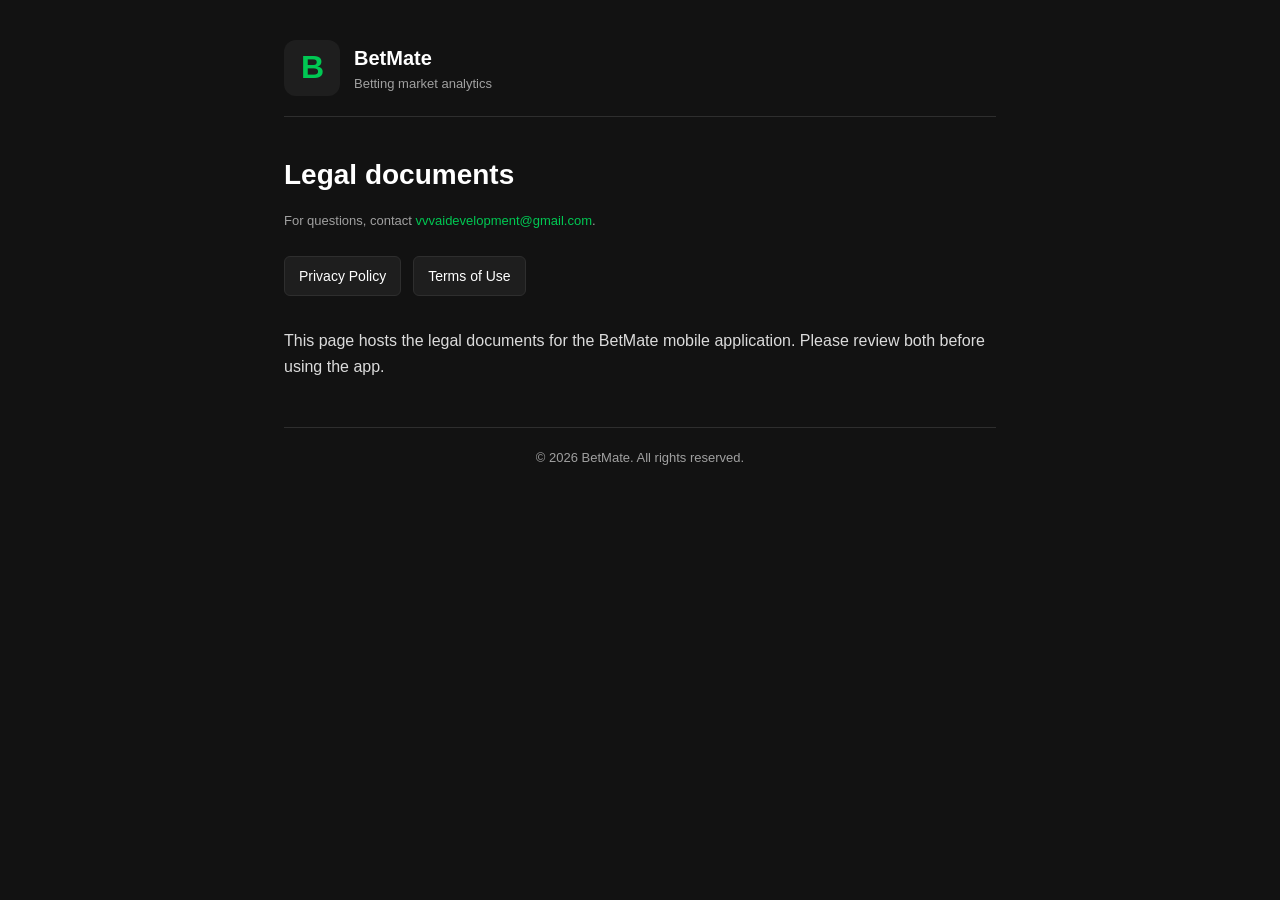
<file: legal/index.html>
<!DOCTYPE html>
<html lang="en">
<head>
  <meta charset="UTF-8" />
  <meta name="viewport" content="width=device-width, initial-scale=1.0" />
  <meta name="robots" content="index, follow" />
  <title>BetMate — Legal</title>
  <link rel="stylesheet" href="style.css" />
</head>
<body>
  <div class="container">
    <header class="brand">
      <div class="logo">B</div>
      <div>
        <div class="name">BetMate</div>
        <div class="subtitle">Betting market analytics</div>
      </div>
    </header>

    <h1>Legal documents</h1>
    <p class="meta">For questions, contact
      <a href="mailto:vvvaidevelopment@gmail.com">vvvaidevelopment@gmail.com</a>.
    </p>

    <nav class="nav">
      <a href="privacy.html">Privacy Policy</a>
      <a href="terms.html">Terms of Use</a>
    </nav>

    <p>This page hosts the legal documents for the BetMate mobile application.
    Please review both before using the app.</p>

    <footer>
      &copy; <span id="year"></span> BetMate. All rights reserved.
    </footer>
  </div>
  <script>document.getElementById('year').textContent = new Date().getFullYear();</script>
</body>
</html>
</file>
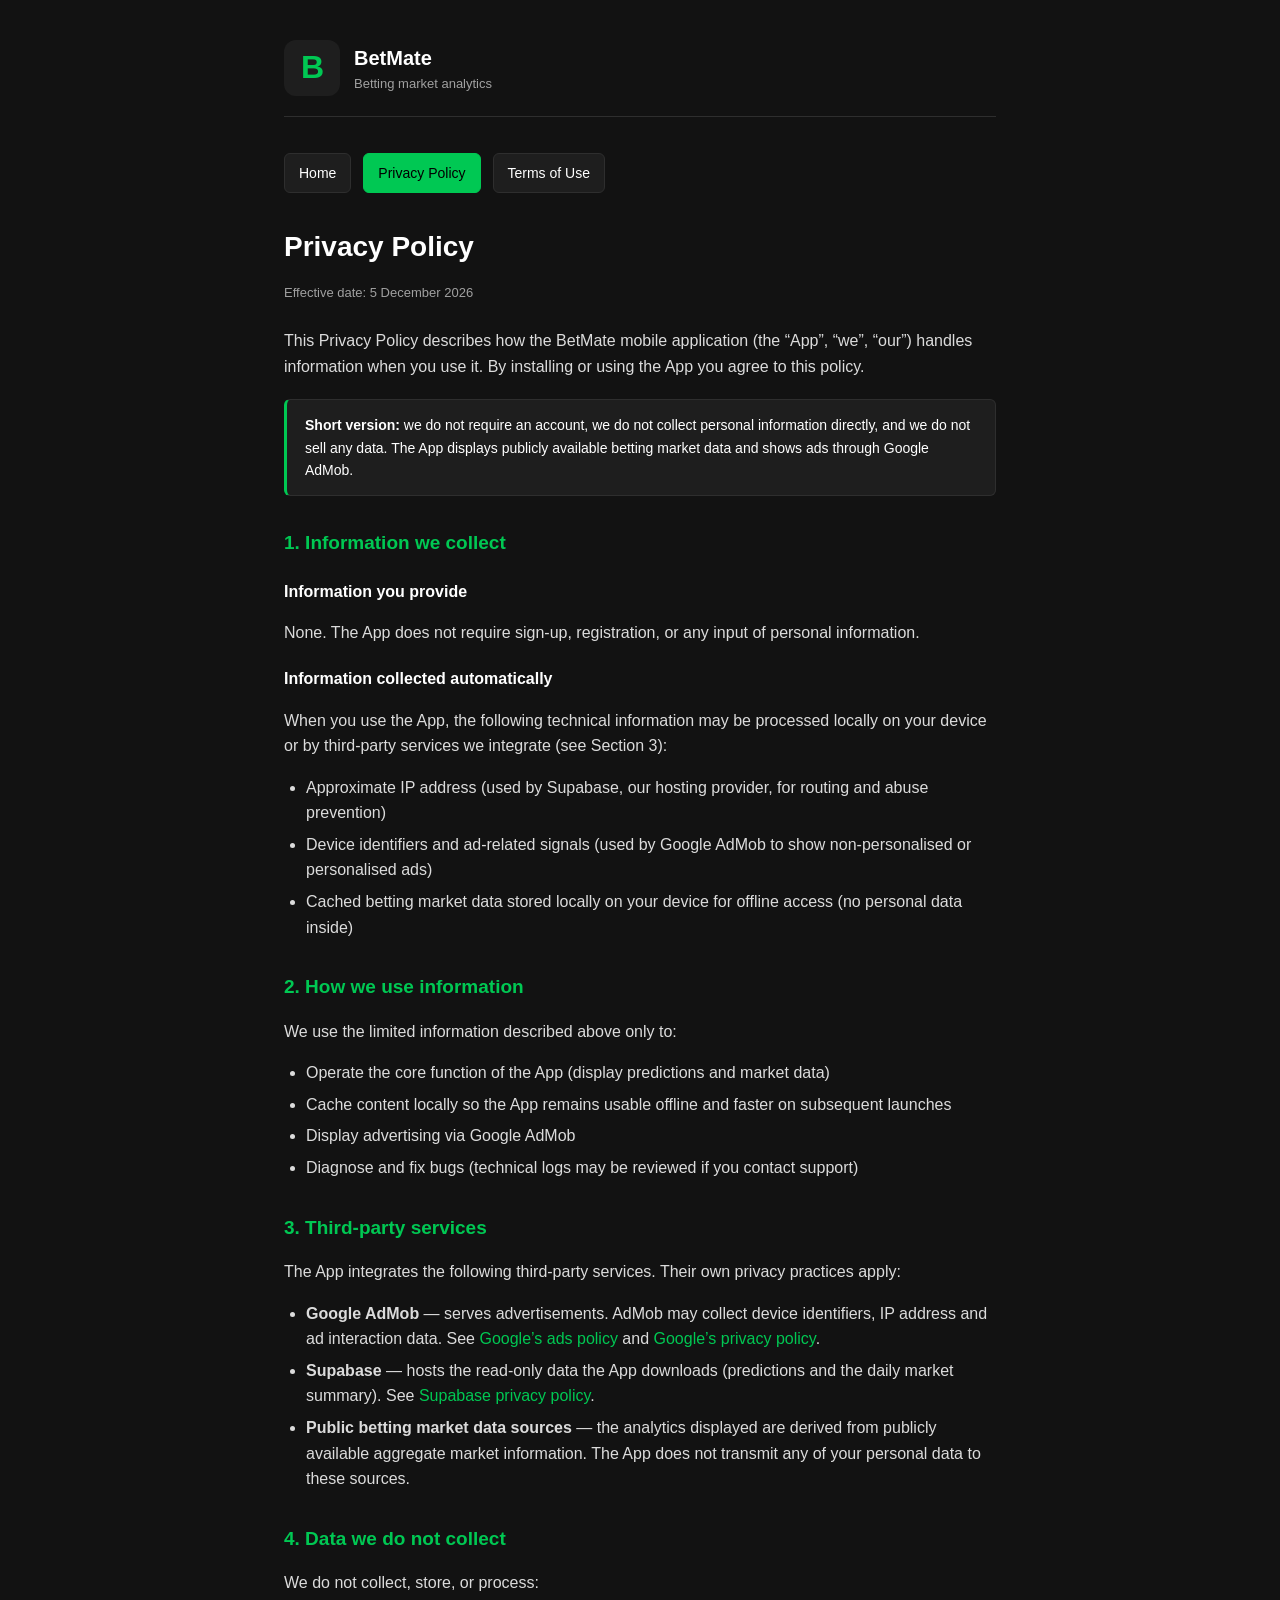
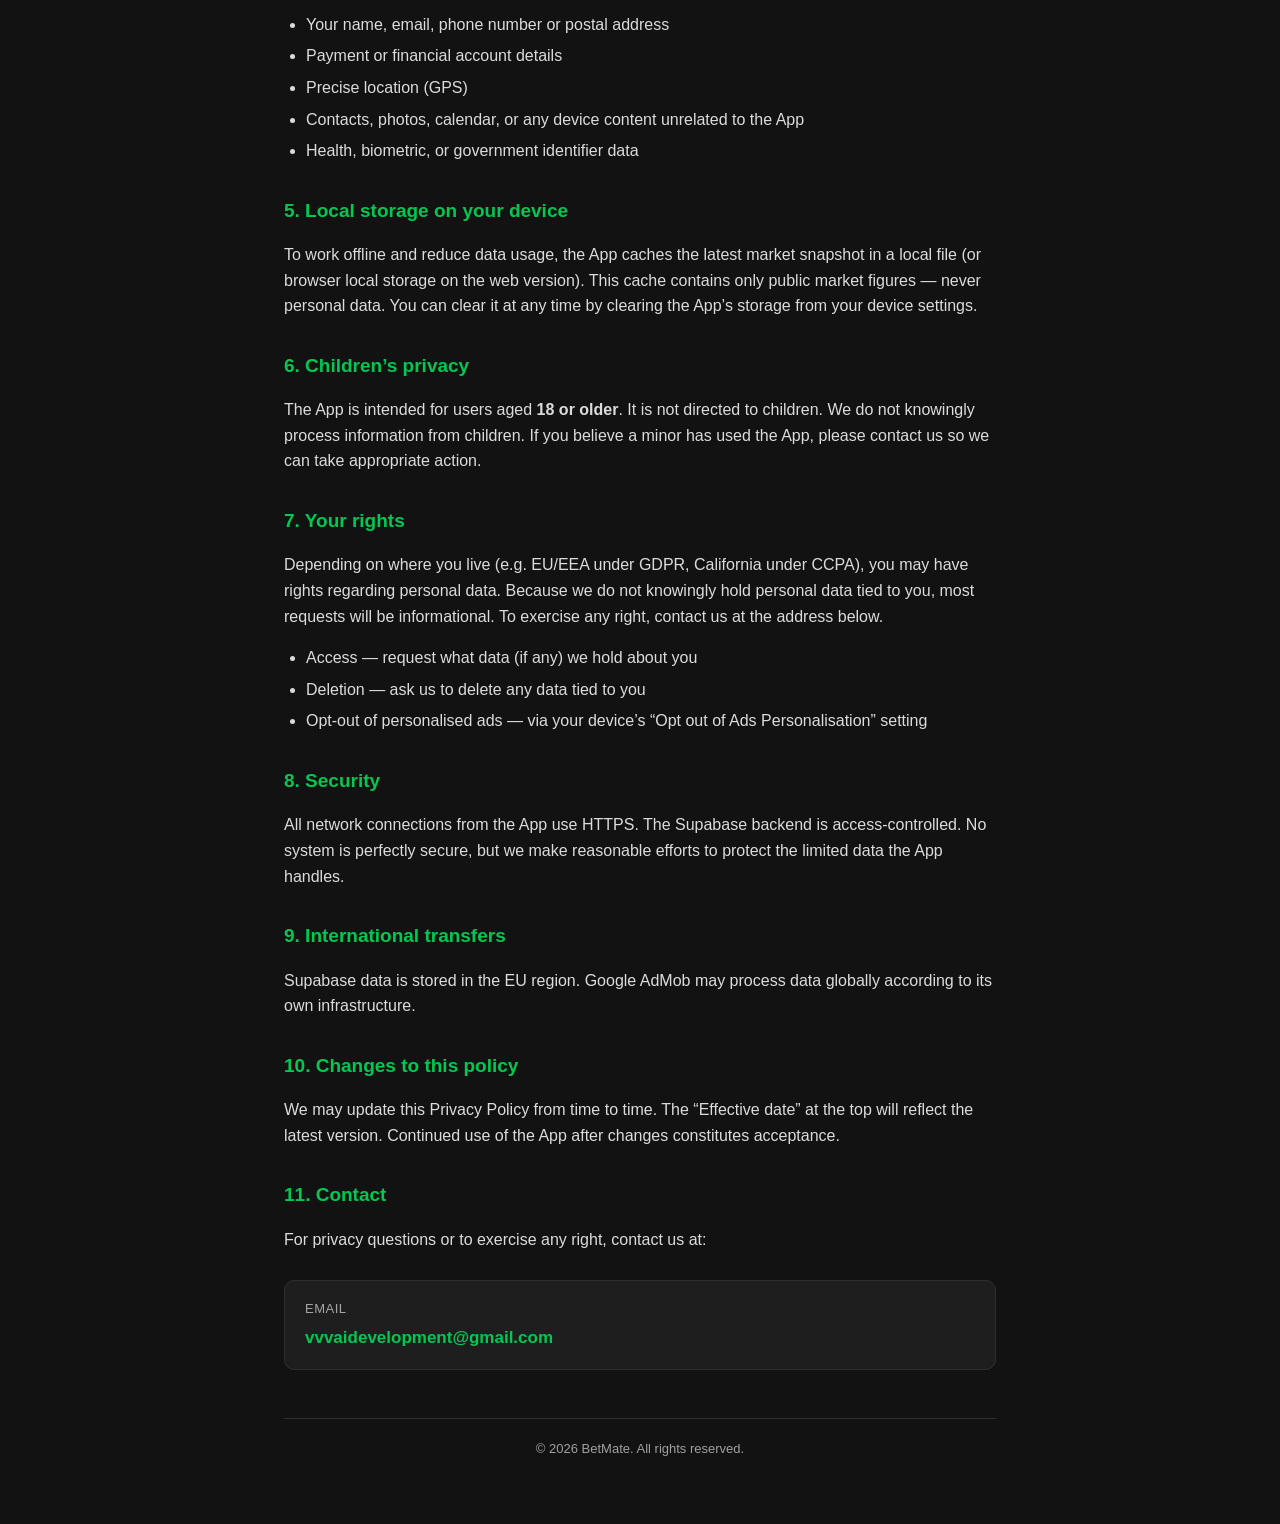
<file: legal/privacy.html>
<!DOCTYPE html>
<html lang="en">
<head>
  <meta charset="UTF-8" />
  <meta name="viewport" content="width=device-width, initial-scale=1.0" />
  <meta name="robots" content="index, follow" />
  <title>Privacy Policy — BetMate</title>
  <link rel="stylesheet" href="style.css" />
</head>
<body>
  <div class="container">
    <header class="brand">
      <div class="logo">B</div>
      <div>
        <div class="name">BetMate</div>
        <div class="subtitle">Betting market analytics</div>
      </div>
    </header>

    <nav class="nav">
      <a href="index.html">Home</a>
      <a href="privacy.html" class="active">Privacy Policy</a>
      <a href="terms.html">Terms of Use</a>
    </nav>

    <h1>Privacy Policy</h1>
    <p class="meta">Effective date: <span id="effective-date"></span></p>

    <p>This Privacy Policy describes how the BetMate mobile application
    (the &ldquo;App&rdquo;, &ldquo;we&rdquo;, &ldquo;our&rdquo;) handles
    information when you use it. By installing or using the App you agree
    to this policy.</p>

    <div class="callout">
      <strong>Short version:</strong> we do not require an account, we do
      not collect personal information directly, and we do not sell any
      data. The App displays publicly available betting market data and
      shows ads through Google AdMob.
    </div>

    <h2>1. Information we collect</h2>

    <h3>Information you provide</h3>
    <p>None. The App does not require sign-up, registration, or any input
    of personal information.</p>

    <h3>Information collected automatically</h3>
    <p>When you use the App, the following technical information may be
    processed locally on your device or by third-party services we
    integrate (see Section 3):</p>
    <ul>
      <li>Approximate IP address (used by Supabase, our hosting provider, for routing and abuse prevention)</li>
      <li>Device identifiers and ad-related signals (used by Google AdMob to show non-personalised or personalised ads)</li>
      <li>Cached betting market data stored locally on your device for offline access (no personal data inside)</li>
    </ul>

    <h2>2. How we use information</h2>
    <p>We use the limited information described above only to:</p>
    <ul>
      <li>Operate the core function of the App (display predictions and market data)</li>
      <li>Cache content locally so the App remains usable offline and faster on subsequent launches</li>
      <li>Display advertising via Google AdMob</li>
      <li>Diagnose and fix bugs (technical logs may be reviewed if you contact support)</li>
    </ul>

    <h2>3. Third-party services</h2>
    <p>The App integrates the following third-party services. Their own
    privacy practices apply:</p>
    <ul>
      <li><strong>Google AdMob</strong> — serves advertisements. AdMob may collect device identifiers, IP address and ad interaction data. See
        <a href="https://policies.google.com/technologies/ads" target="_blank" rel="noopener">Google&rsquo;s ads policy</a>
        and
        <a href="https://policies.google.com/privacy" target="_blank" rel="noopener">Google&rsquo;s privacy policy</a>.
      </li>
      <li><strong>Supabase</strong> — hosts the read-only data the App downloads (predictions and the daily market summary). See
        <a href="https://supabase.com/privacy" target="_blank" rel="noopener">Supabase privacy policy</a>.
      </li>
      <li><strong>Public betting market data sources</strong> — the analytics displayed are derived from publicly available aggregate market information. The App does not transmit any of your personal data to these sources.</li>
    </ul>

    <h2>4. Data we do not collect</h2>
    <p>We do not collect, store, or process:</p>
    <ul>
      <li>Your name, email, phone number or postal address</li>
      <li>Payment or financial account details</li>
      <li>Precise location (GPS)</li>
      <li>Contacts, photos, calendar, or any device content unrelated to the App</li>
      <li>Health, biometric, or government identifier data</li>
    </ul>

    <h2>5. Local storage on your device</h2>
    <p>To work offline and reduce data usage, the App caches the latest
    market snapshot in a local file (or browser local storage on the web
    version). This cache contains only public market figures &mdash; never
    personal data. You can clear it at any time by clearing the App&rsquo;s
    storage from your device settings.</p>

    <h2>6. Children&rsquo;s privacy</h2>
    <p>The App is intended for users aged <strong>18 or older</strong>.
    It is not directed to children. We do not knowingly process information
    from children. If you believe a minor has used the App, please contact
    us so we can take appropriate action.</p>

    <h2>7. Your rights</h2>
    <p>Depending on where you live (e.g. EU/EEA under GDPR, California under
    CCPA), you may have rights regarding personal data. Because we do not
    knowingly hold personal data tied to you, most requests will be informational.
    To exercise any right, contact us at the address below.</p>
    <ul>
      <li>Access &mdash; request what data (if any) we hold about you</li>
      <li>Deletion &mdash; ask us to delete any data tied to you</li>
      <li>Opt-out of personalised ads &mdash; via your device&rsquo;s &ldquo;Opt out of Ads Personalisation&rdquo; setting</li>
    </ul>

    <h2>8. Security</h2>
    <p>All network connections from the App use HTTPS. The Supabase backend
    is access-controlled. No system is perfectly secure, but we make
    reasonable efforts to protect the limited data the App handles.</p>

    <h2>9. International transfers</h2>
    <p>Supabase data is stored in the EU region. Google AdMob may process
    data globally according to its own infrastructure.</p>

    <h2>10. Changes to this policy</h2>
    <p>We may update this Privacy Policy from time to time. The
    &ldquo;Effective date&rdquo; at the top will reflect the latest version.
    Continued use of the App after changes constitutes acceptance.</p>

    <h2>11. Contact</h2>
    <p>For privacy questions or to exercise any right, contact us at:</p>
    <div class="contact-card">
      <div class="label">Email</div>
      <div class="email">vvvaidevelopment@gmail.com</div>
    </div>

    <footer>
      &copy; <span id="year"></span> BetMate. All rights reserved.
    </footer>
  </div>
  <script>
    document.getElementById('year').textContent = new Date().getFullYear();
    document.getElementById('effective-date').textContent =
      new Date().toLocaleDateString('en-GB', { day: 'numeric', month: 'long', year: 'numeric' });
  </script>
</body>
</html>
</file>
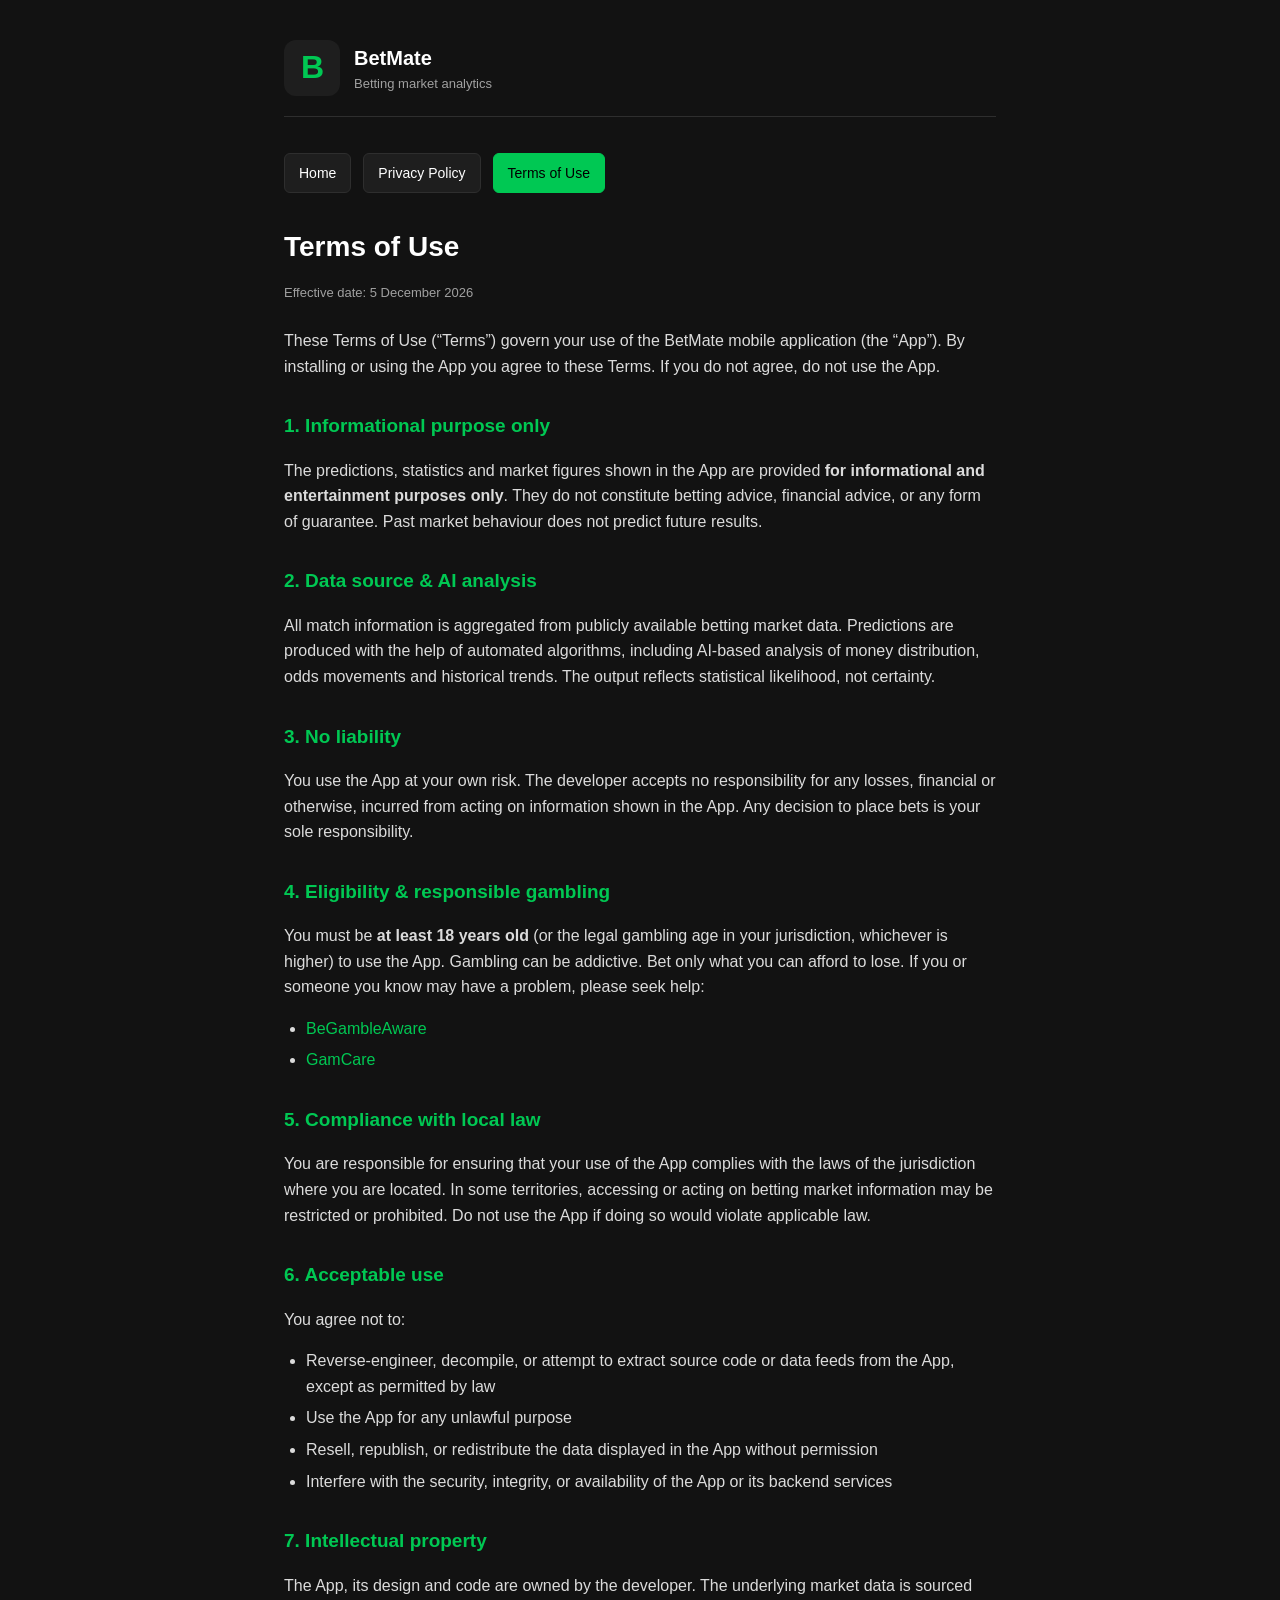
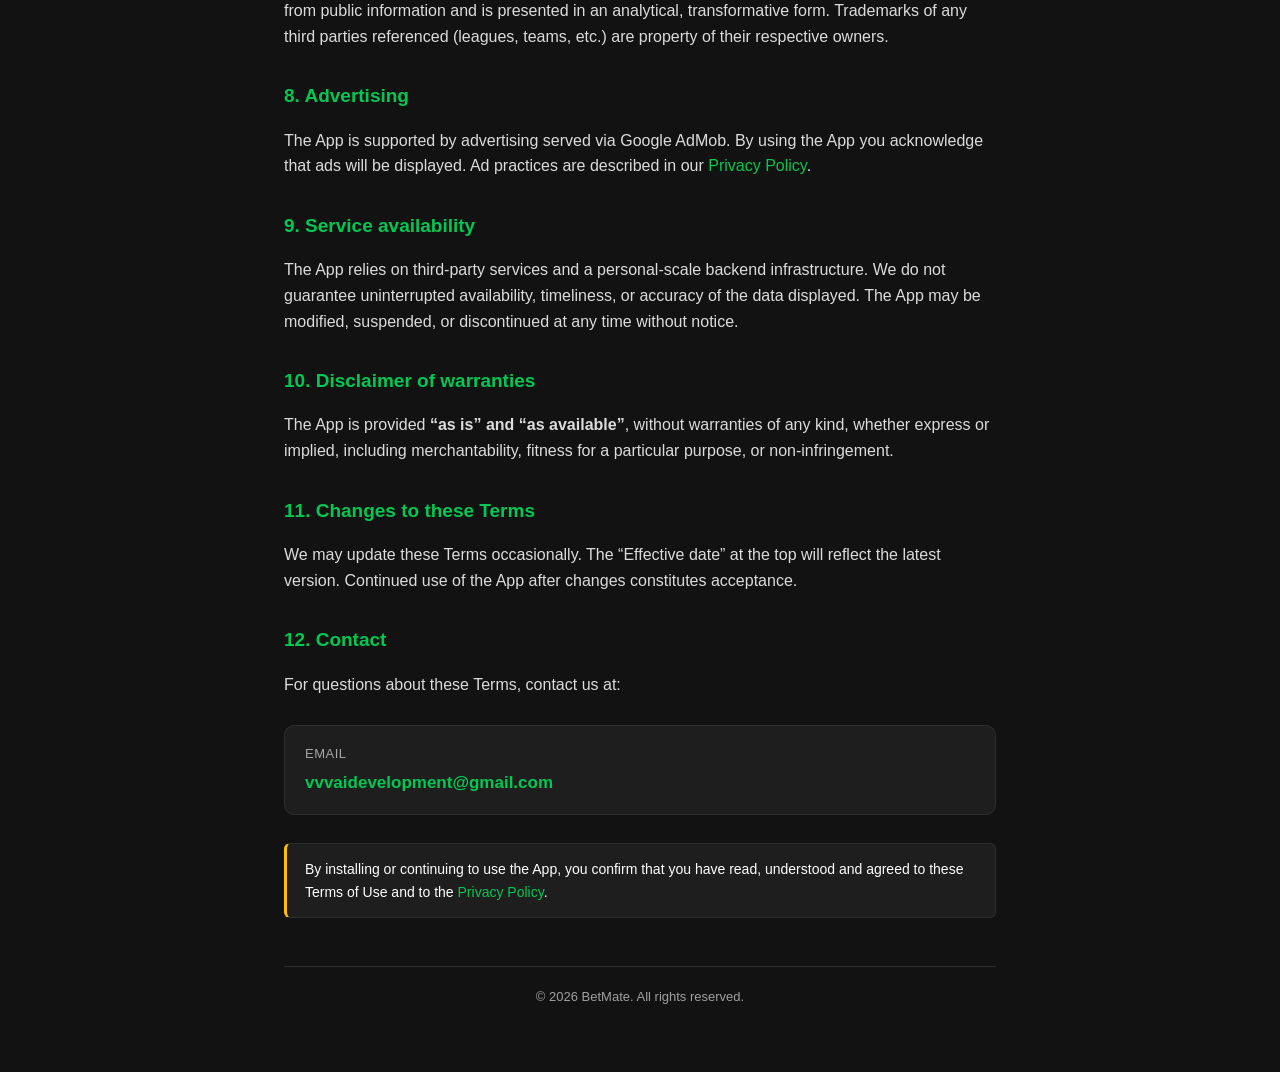
<file: legal/terms.html>
<!DOCTYPE html>
<html lang="en">
<head>
  <meta charset="UTF-8" />
  <meta name="viewport" content="width=device-width, initial-scale=1.0" />
  <meta name="robots" content="index, follow" />
  <title>Terms of Use — BetMate</title>
  <link rel="stylesheet" href="style.css" />
</head>
<body>
  <div class="container">
    <header class="brand">
      <div class="logo">B</div>
      <div>
        <div class="name">BetMate</div>
        <div class="subtitle">Betting market analytics</div>
      </div>
    </header>

    <nav class="nav">
      <a href="index.html">Home</a>
      <a href="privacy.html">Privacy Policy</a>
      <a href="terms.html" class="active">Terms of Use</a>
    </nav>

    <h1>Terms of Use</h1>
    <p class="meta">Effective date: <span id="effective-date"></span></p>

    <p>These Terms of Use (&ldquo;Terms&rdquo;) govern your use of the
    BetMate mobile application (the &ldquo;App&rdquo;). By installing or
    using the App you agree to these Terms. If you do not agree, do not
    use the App.</p>

    <h2>1. Informational purpose only</h2>
    <p>The predictions, statistics and market figures shown in the App are
    provided <strong>for informational and entertainment purposes only</strong>.
    They do not constitute betting advice, financial advice, or any form
    of guarantee. Past market behaviour does not predict future results.</p>

    <h2>2. Data source &amp; AI analysis</h2>
    <p>All match information is aggregated from publicly available betting
    market data. Predictions are produced with the help of automated
    algorithms, including AI-based analysis of money distribution, odds
    movements and historical trends. The output reflects statistical
    likelihood, not certainty.</p>

    <h2>3. No liability</h2>
    <p>You use the App at your own risk. The developer accepts no
    responsibility for any losses, financial or otherwise, incurred from
    acting on information shown in the App. Any decision to place bets is
    your sole responsibility.</p>

    <h2>4. Eligibility &amp; responsible gambling</h2>
    <p>You must be <strong>at least 18 years old</strong> (or the legal
    gambling age in your jurisdiction, whichever is higher) to use the App.
    Gambling can be addictive. Bet only what you can afford to lose. If you
    or someone you know may have a problem, please seek help:</p>
    <ul>
      <li><a href="https://www.begambleaware.org" target="_blank" rel="noopener">BeGambleAware</a></li>
      <li><a href="https://www.gamcare.org.uk" target="_blank" rel="noopener">GamCare</a></li>
    </ul>

    <h2>5. Compliance with local law</h2>
    <p>You are responsible for ensuring that your use of the App complies
    with the laws of the jurisdiction where you are located. In some
    territories, accessing or acting on betting market information may be
    restricted or prohibited. Do not use the App if doing so would violate
    applicable law.</p>

    <h2>6. Acceptable use</h2>
    <p>You agree not to:</p>
    <ul>
      <li>Reverse-engineer, decompile, or attempt to extract source code or data feeds from the App, except as permitted by law</li>
      <li>Use the App for any unlawful purpose</li>
      <li>Resell, republish, or redistribute the data displayed in the App without permission</li>
      <li>Interfere with the security, integrity, or availability of the App or its backend services</li>
    </ul>

    <h2>7. Intellectual property</h2>
    <p>The App, its design and code are owned by the developer. The
    underlying market data is sourced from public information and is
    presented in an analytical, transformative form. Trademarks of any
    third parties referenced (leagues, teams, etc.) are property of their
    respective owners.</p>

    <h2>8. Advertising</h2>
    <p>The App is supported by advertising served via Google AdMob. By
    using the App you acknowledge that ads will be displayed. Ad practices
    are described in our <a href="privacy.html">Privacy Policy</a>.</p>

    <h2>9. Service availability</h2>
    <p>The App relies on third-party services and a personal-scale backend
    infrastructure. We do not guarantee uninterrupted availability,
    timeliness, or accuracy of the data displayed. The App may be modified,
    suspended, or discontinued at any time without notice.</p>

    <h2>10. Disclaimer of warranties</h2>
    <p>The App is provided <strong>&ldquo;as is&rdquo; and &ldquo;as
    available&rdquo;</strong>, without warranties of any kind, whether
    express or implied, including merchantability, fitness for a particular
    purpose, or non-infringement.</p>

    <h2>11. Changes to these Terms</h2>
    <p>We may update these Terms occasionally. The &ldquo;Effective date&rdquo;
    at the top will reflect the latest version. Continued use of the App
    after changes constitutes acceptance.</p>

    <h2>12. Contact</h2>
    <p>For questions about these Terms, contact us at:</p>
    <div class="contact-card">
      <div class="label">Email</div>
      <div class="email">vvvaidevelopment@gmail.com</div>
    </div>

    <div class="callout warn" style="margin-top: 28px">
      By installing or continuing to use the App, you confirm that you have
      read, understood and agreed to these Terms of Use and to the
      <a href="privacy.html">Privacy Policy</a>.
    </div>

    <footer>
      &copy; <span id="year"></span> BetMate. All rights reserved.
    </footer>
  </div>
  <script>
    document.getElementById('year').textContent = new Date().getFullYear();
    document.getElementById('effective-date').textContent =
      new Date().toLocaleDateString('en-GB', { day: 'numeric', month: 'long', year: 'numeric' });
  </script>
</body>
</html>
</file>
<file: legal/style.css>
/* Shared styles for Privacy Policy + Terms of Use pages.
   Matches the in-app theme: dark background, green accent. */

:root {
  --bg: #121212;
  --bg-card: #1E1E1E;
  --bg-card-light: #2A2A2A;
  --border: #2E2E2E;
  --text: #FFFFFF;
  --text-muted: rgba(255, 255, 255, 0.6);
  --accent: #00C853;
  --accent-hover: #00E676;
}

* { box-sizing: border-box; }

html, body {
  margin: 0;
  padding: 0;
  background: var(--bg);
  color: var(--text);
  font-family: -apple-system, BlinkMacSystemFont, "Segoe UI", Roboto,
               "Helvetica Neue", Arial, sans-serif;
  font-size: 16px;
  line-height: 1.6;
  -webkit-font-smoothing: antialiased;
  -moz-osx-font-smoothing: grayscale;
}

a { color: var(--accent); text-decoration: none; }
a:hover { color: var(--accent-hover); text-decoration: underline; }

.container {
  max-width: 760px;
  margin: 0 auto;
  padding: 40px 24px 64px;
}

header.brand {
  display: flex;
  align-items: center;
  gap: 14px;
  margin-bottom: 36px;
  padding-bottom: 20px;
  border-bottom: 1px solid var(--border);
}

header.brand .logo {
  width: 56px;
  height: 56px;
  border-radius: 12px;
  background: var(--bg-card);
  display: flex;
  align-items: center;
  justify-content: center;
  font-weight: 800;
  font-size: 32px;
  color: var(--accent);
  letter-spacing: -1px;
}

header.brand .name { font-size: 20px; font-weight: 700; }
header.brand .subtitle { color: var(--text-muted); font-size: 13px; }

h1 { font-size: 28px; margin: 0 0 8px; font-weight: 700; }
h2 {
  font-size: 19px;
  margin: 32px 0 10px;
  font-weight: 700;
  color: var(--accent);
}
h3 { font-size: 16px; margin: 20px 0 6px; }

p, li { color: rgba(255, 255, 255, 0.85); }

ul { padding-left: 22px; }
li { margin-bottom: 6px; }

.meta { color: var(--text-muted); font-size: 13px; margin-bottom: 24px; }

.callout {
  background: var(--bg-card);
  border: 1px solid var(--border);
  border-left: 3px solid var(--accent);
  padding: 14px 18px;
  border-radius: 6px;
  margin: 20px 0;
  font-size: 14px;
}

.callout.warn {
  border-left-color: #FFC107;
}

.contact-card {
  background: var(--bg-card);
  border: 1px solid var(--border);
  border-radius: 10px;
  padding: 18px 20px;
  margin-top: 28px;
}

.contact-card .label {
  color: var(--text-muted);
  font-size: 13px;
  text-transform: uppercase;
  letter-spacing: 0.5px;
  margin-bottom: 4px;
}

.contact-card .email {
  font-size: 17px;
  font-weight: 600;
  color: var(--accent);
  user-select: all;
}

.nav {
  display: flex;
  gap: 12px;
  margin-bottom: 32px;
  flex-wrap: wrap;
}

.nav a {
  background: var(--bg-card);
  border: 1px solid var(--border);
  padding: 8px 14px;
  border-radius: 6px;
  font-size: 14px;
  color: var(--text);
}

.nav a.active {
  background: var(--accent);
  color: #000;
  border-color: var(--accent);
}

.nav a:hover { background: var(--bg-card-light); text-decoration: none; }
.nav a.active:hover { background: var(--accent-hover); color: #000; }

footer {
  margin-top: 48px;
  padding-top: 20px;
  border-top: 1px solid var(--border);
  color: var(--text-muted);
  font-size: 13px;
  text-align: center;
}

@media (max-width: 600px) {
  .container { padding: 24px 16px 48px; }
  h1 { font-size: 24px; }
  h2 { font-size: 17px; }
}
</file>
